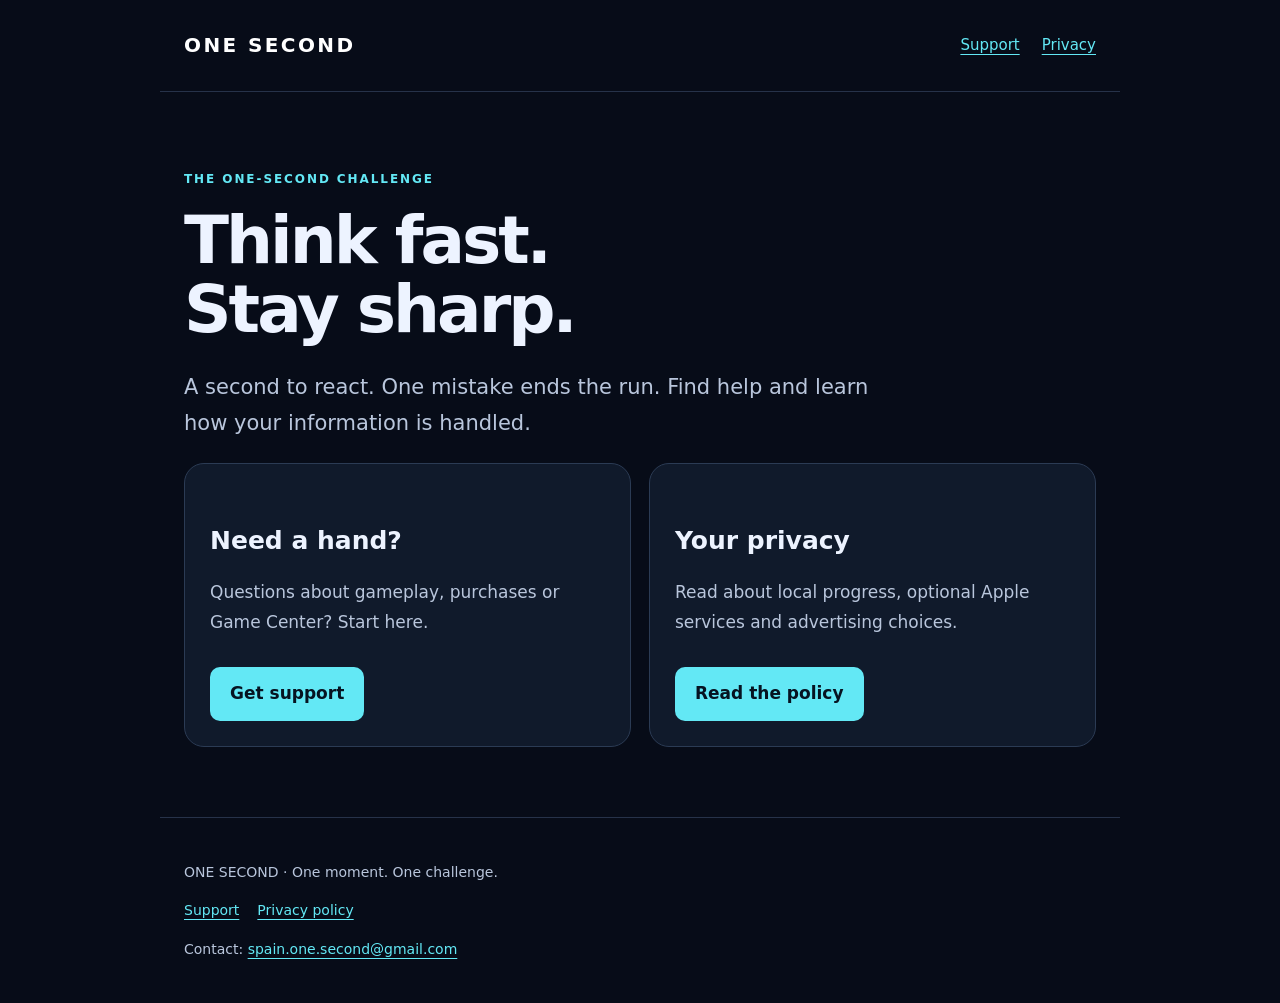
<file: index.html>
<!doctype html>
<html lang="en"><head><meta charset="utf-8"><meta name="viewport" content="width=device-width,initial-scale=1"><meta name="description" content="Official support & privacy for ONE SECOND, the quick reflex and mental challenge game for iPhone."><title>Official support & privacy · ONE SECOND</title><link rel="stylesheet" href="styles.css"></head><body><header><a class="brand" href="index.html">ONE SECOND</a><nav aria-label="Main navigation"><a href="support.html">Support</a><a href="privacy.html">Privacy</a></nav></header><main><p class="eyebrow">The one-second challenge</p><h1>Think fast.<br>Stay sharp.</h1><p class="lead">A second to react. One mistake ends the run. Find help and learn how your information is handled.</p><div class="cards"><section class="card"><h2>Need a hand?</h2><p>Questions about gameplay, purchases or Game Center? Start here.</p><a class="button" href="support.html">Get support</a></section><section class="card"><h2>Your privacy</h2><p>Read about local progress, optional Apple services and advertising choices.</p><a class="button" href="privacy.html">Read the policy</a></section></div></main><footer><p>ONE SECOND · One moment. One challenge.</p><a href="support.html">Support</a><a href="privacy.html">Privacy policy</a><p>Contact: <a href="mailto:spain.one.second@gmail.com">spain.one.second@gmail.com</a></p></footer></body></html>
</file>
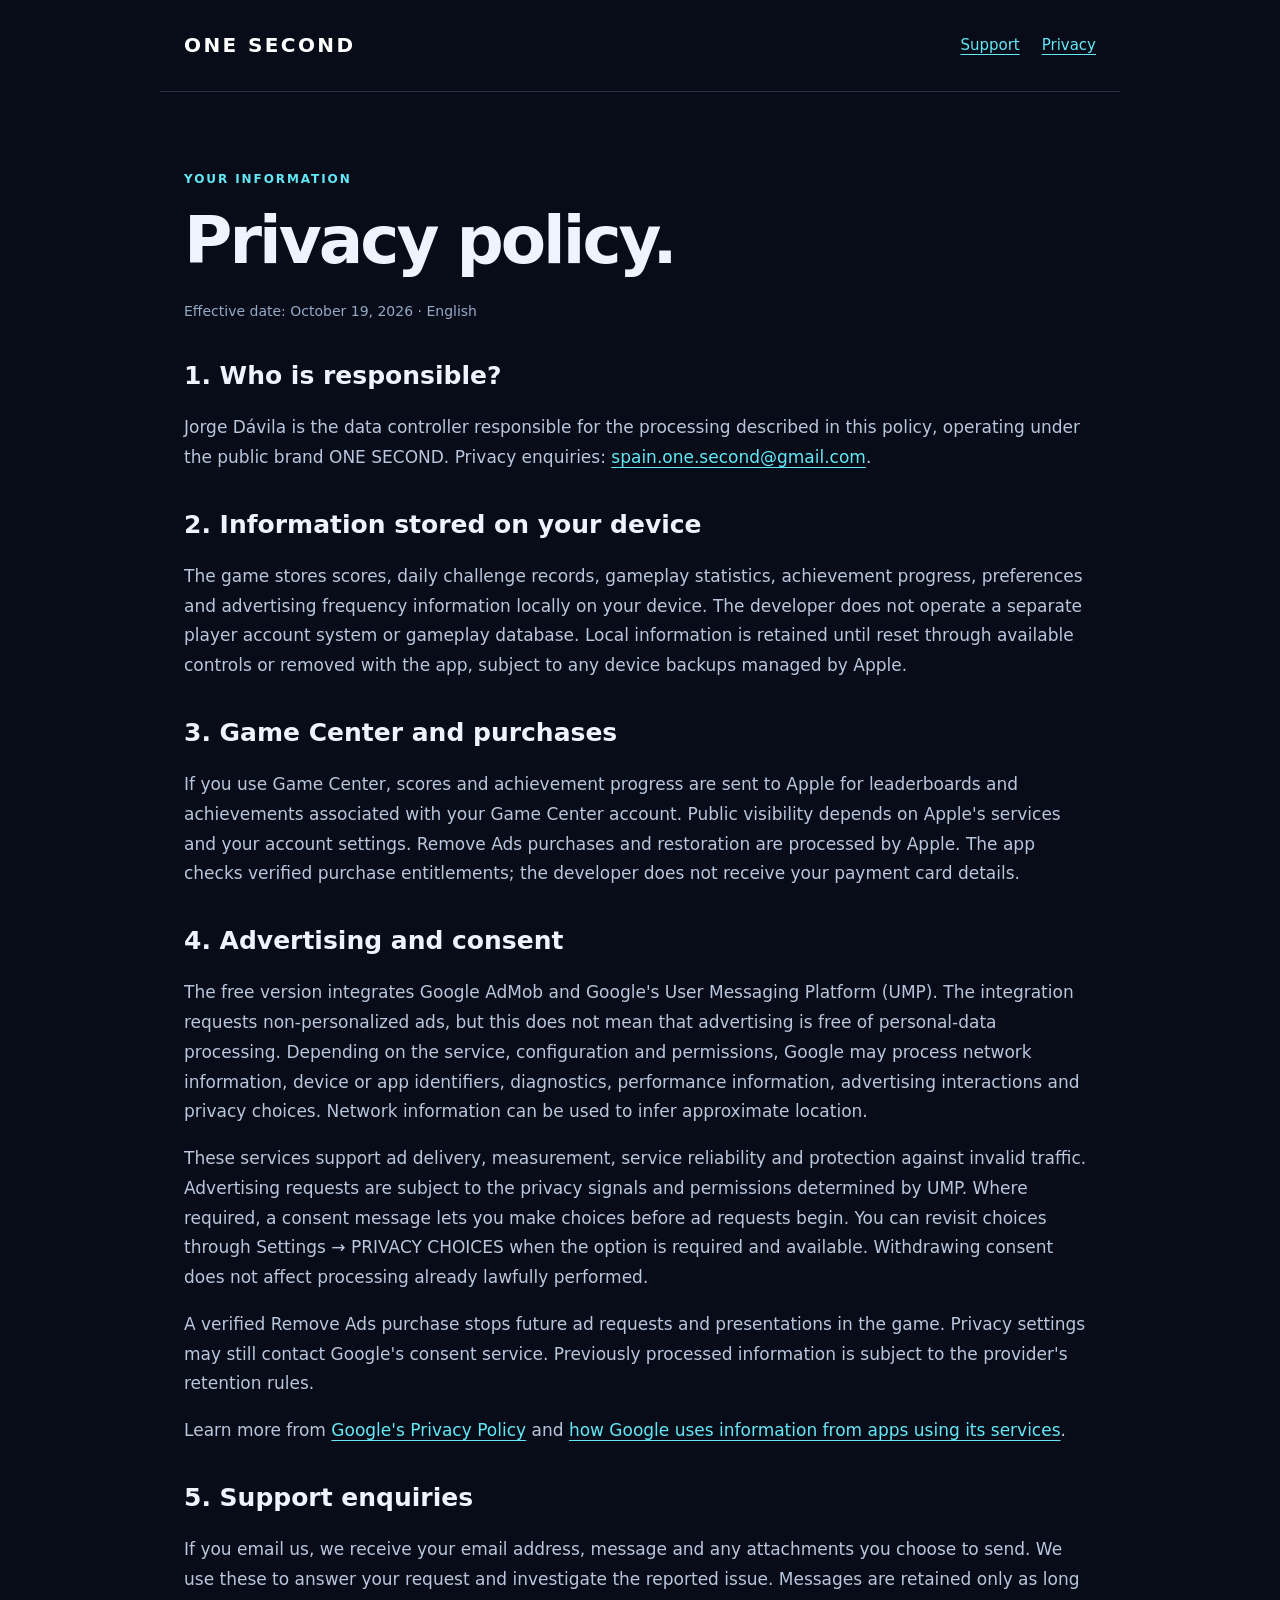
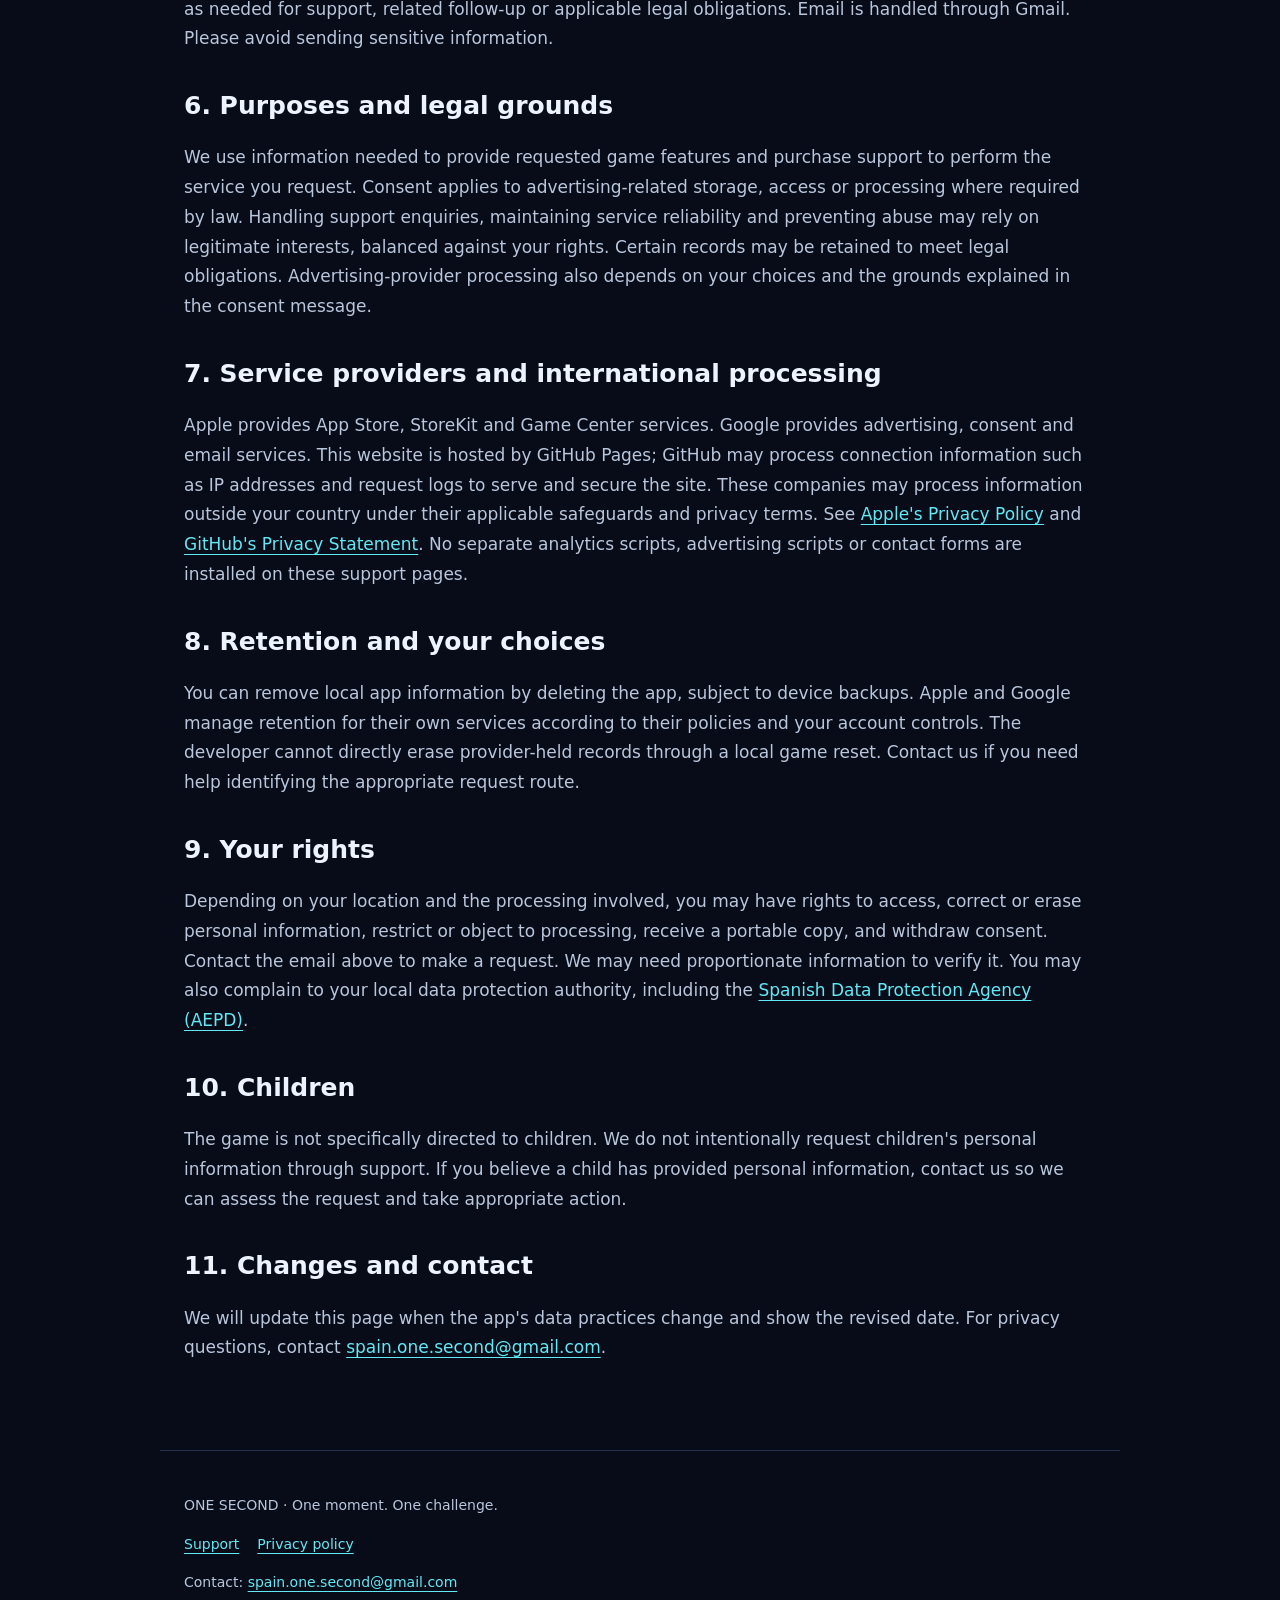
<file: privacy.html>
<!doctype html>
<html lang="en"><head><meta charset="utf-8"><meta name="viewport" content="width=device-width,initial-scale=1"><meta name="description" content="Privacy policy for ONE SECOND, the quick reflex and mental challenge game for iPhone."><title>Privacy policy · ONE SECOND</title><link rel="stylesheet" href="styles.css"></head><body><header><a class="brand" href="index.html">ONE SECOND</a><nav aria-label="Main navigation"><a href="support.html">Support</a><a href="privacy.html">Privacy</a></nav></header><main><p class="eyebrow">Your information</p><h1>Privacy policy.</h1><p class="meta">Effective date: October 19, 2026 · English</p><h2>1. Who is responsible?</h2><p>Jorge Dávila is the data controller responsible for the processing described in this policy, operating under the public brand ONE SECOND. Privacy enquiries: <a href="mailto:spain.one.second@gmail.com">spain.one.second@gmail.com</a>.</p><h2>2. Information stored on your device</h2><p>The game stores scores, daily challenge records, gameplay statistics, achievement progress, preferences and advertising frequency information locally on your device. The developer does not operate a separate player account system or gameplay database. Local information is retained until reset through available controls or removed with the app, subject to any device backups managed by Apple.</p><h2>3. Game Center and purchases</h2><p>If you use Game Center, scores and achievement progress are sent to Apple for leaderboards and achievements associated with your Game Center account. Public visibility depends on Apple's services and your account settings. Remove Ads purchases and restoration are processed by Apple. The app checks verified purchase entitlements; the developer does not receive your payment card details.</p><h2>4. Advertising and consent</h2><p>The free version integrates Google AdMob and Google's User Messaging Platform (UMP). The integration requests non-personalized ads, but this does not mean that advertising is free of personal-data processing. Depending on the service, configuration and permissions, Google may process network information, device or app identifiers, diagnostics, performance information, advertising interactions and privacy choices. Network information can be used to infer approximate location.</p><p>These services support ad delivery, measurement, service reliability and protection against invalid traffic. Advertising requests are subject to the privacy signals and permissions determined by UMP. Where required, a consent message lets you make choices before ad requests begin. You can revisit choices through Settings → PRIVACY CHOICES when the option is required and available. Withdrawing consent does not affect processing already lawfully performed.</p><p>A verified Remove Ads purchase stops future ad requests and presentations in the game. Privacy settings may still contact Google's consent service. Previously processed information is subject to the provider's retention rules.</p><p>Learn more from <a href="https://policies.google.com/privacy">Google's Privacy Policy</a> and <a href="https://policies.google.com/technologies/partner-sites">how Google uses information from apps using its services</a>.</p><h2>5. Support enquiries</h2><p>If you email us, we receive your email address, message and any attachments you choose to send. We use these to answer your request and investigate the reported issue. Messages are retained only as long as needed for support, related follow-up or applicable legal obligations. Email is handled through Gmail. Please avoid sending sensitive information.</p><h2>6. Purposes and legal grounds</h2><p>We use information needed to provide requested game features and purchase support to perform the service you request. Consent applies to advertising-related storage, access or processing where required by law. Handling support enquiries, maintaining service reliability and preventing abuse may rely on legitimate interests, balanced against your rights. Certain records may be retained to meet legal obligations. Advertising-provider processing also depends on your choices and the grounds explained in the consent message.</p><h2>7. Service providers and international processing</h2><p>Apple provides App Store, StoreKit and Game Center services. Google provides advertising, consent and email services. This website is hosted by GitHub Pages; GitHub may process connection information such as IP addresses and request logs to serve and secure the site. These companies may process information outside your country under their applicable safeguards and privacy terms. See <a href="https://www.apple.com/legal/privacy/">Apple's Privacy Policy</a> and <a href="https://docs.github.com/en/site-policy/privacy-policies/github-general-privacy-statement">GitHub's Privacy Statement</a>. No separate analytics scripts, advertising scripts or contact forms are installed on these support pages.</p><h2>8. Retention and your choices</h2><p>You can remove local app information by deleting the app, subject to device backups. Apple and Google manage retention for their own services according to their policies and your account controls. The developer cannot directly erase provider-held records through a local game reset. Contact us if you need help identifying the appropriate request route.</p><h2>9. Your rights</h2><p>Depending on your location and the processing involved, you may have rights to access, correct or erase personal information, restrict or object to processing, receive a portable copy, and withdraw consent. Contact the email above to make a request. We may need proportionate information to verify it. You may also complain to your local data protection authority, including the <a href="https://www.aepd.es/">Spanish Data Protection Agency (AEPD)</a>.</p><h2>10. Children</h2><p>The game is not specifically directed to children. We do not intentionally request children's personal information through support. If you believe a child has provided personal information, contact us so we can assess the request and take appropriate action.</p><h2>11. Changes and contact</h2><p>We will update this page when the app's data practices change and show the revised date. For privacy questions, contact <a href="mailto:spain.one.second@gmail.com">spain.one.second@gmail.com</a>.</p></main><footer><p>ONE SECOND · One moment. One challenge.</p><a href="support.html">Support</a><a href="privacy.html">Privacy policy</a><p>Contact: <a href="mailto:spain.one.second@gmail.com">spain.one.second@gmail.com</a></p></footer></body></html>
</file>
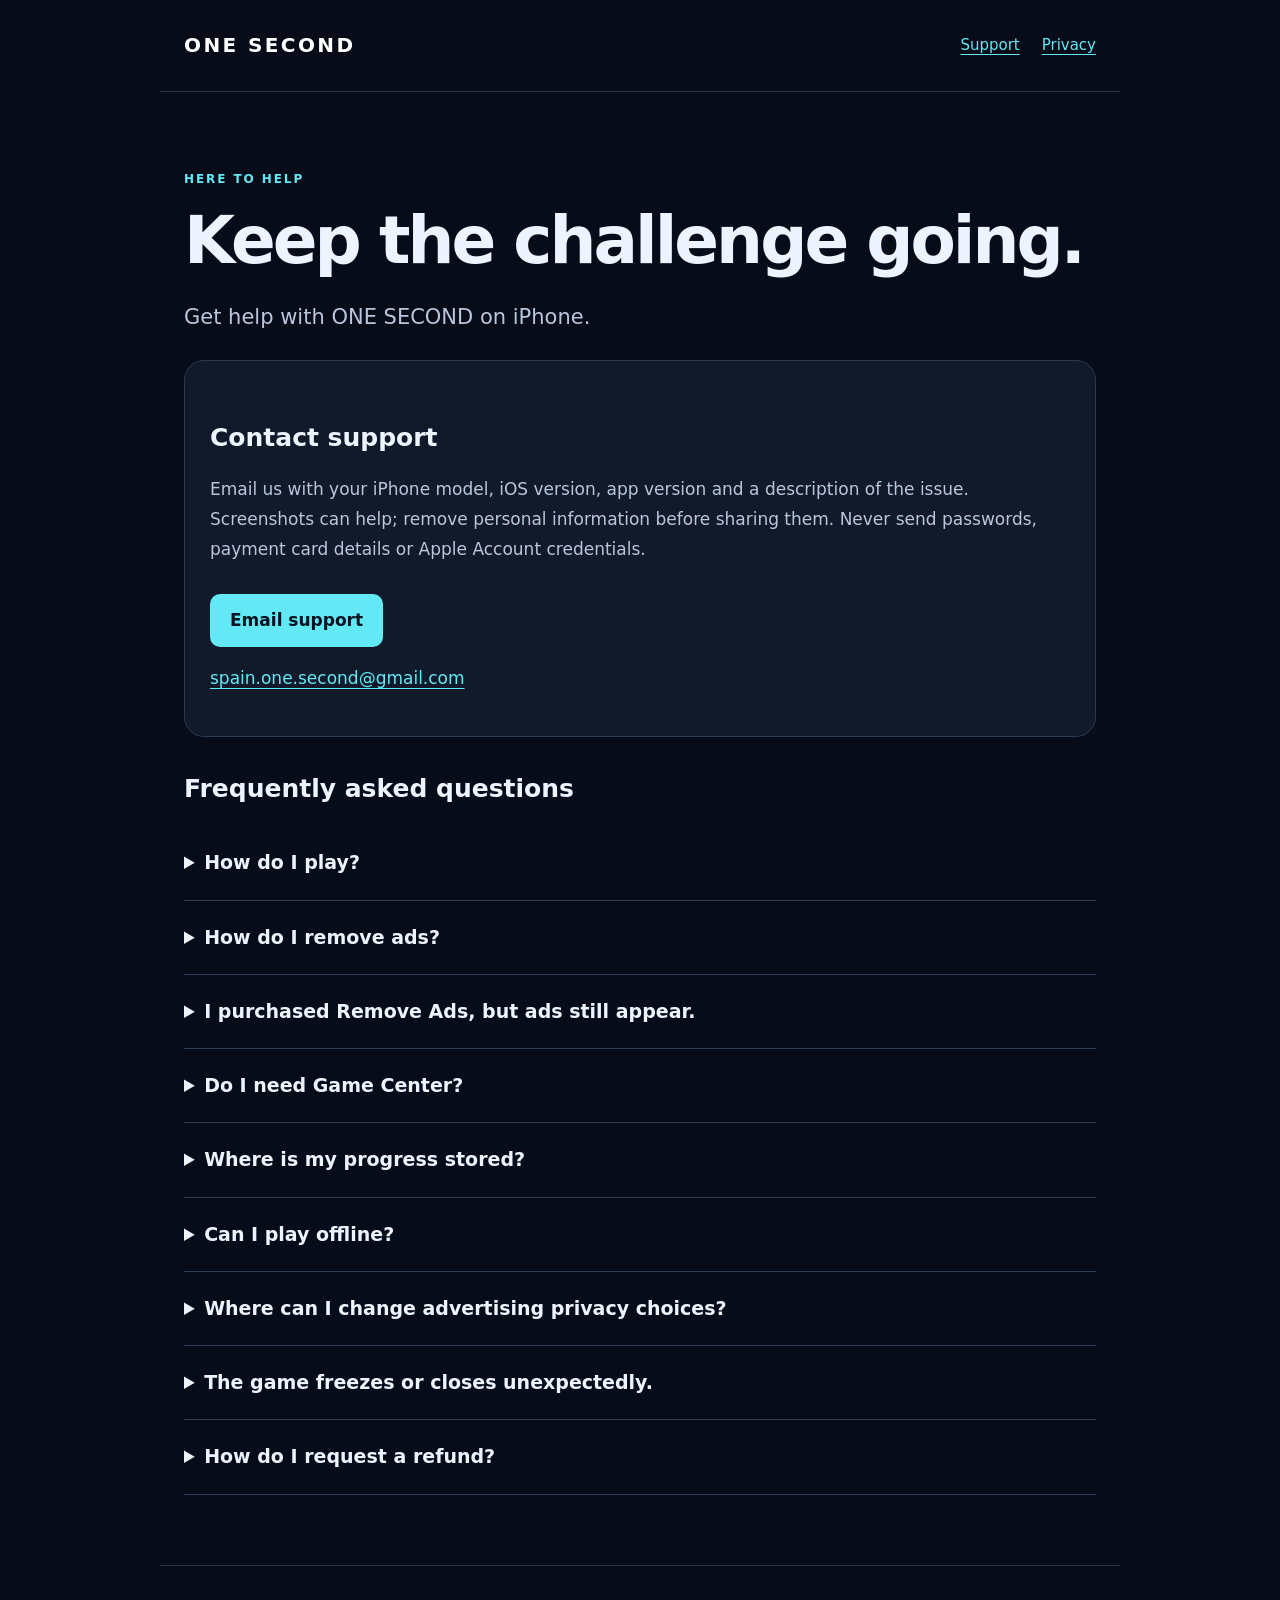
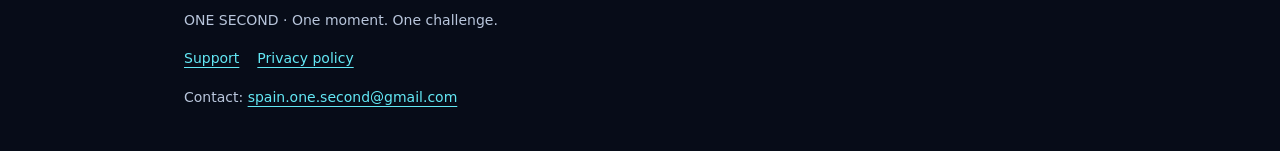
<file: support.html>
<!doctype html>
<html lang="en"><head><meta charset="utf-8"><meta name="viewport" content="width=device-width,initial-scale=1"><meta name="description" content="Support for ONE SECOND, the quick reflex and mental challenge game for iPhone."><title>Support · ONE SECOND</title><link rel="stylesheet" href="styles.css"></head><body><header><a class="brand" href="index.html">ONE SECOND</a><nav aria-label="Main navigation"><a href="support.html">Support</a><a href="privacy.html">Privacy</a></nav></header><main><p class="eyebrow">Here to help</p><h1>Keep the challenge going.</h1><p class="lead">Get help with ONE SECOND on iPhone.</p><section class="card"><h2>Contact support</h2><p>Email us with your iPhone model, iOS version, app version and a description of the issue. Screenshots can help; remove personal information before sharing them. Never send passwords, payment card details or Apple Account credentials.</p><a class="button" href="mailto:spain.one.second@gmail.com?subject=ONE%20SECOND%20Support">Email support</a><p><a href="mailto:spain.one.second@gmail.com">spain.one.second@gmail.com</a></p></section><h2>Frequently asked questions</h2><details><summary>How do I play?</summary><p>Follow the instruction shown for each challenge. You have up to one second to respond, and one mistake ends the run. Check the in-game guide for each challenge type.</p></details><details><summary>How do I remove ads?</summary><p>Open Settings using the sliders icon on Home, then select REMOVE ADS. This is an optional one-time purchase, not a subscription. The purchase screen shows the price before you confirm.</p></details><details><summary>I purchased Remove Ads, but ads still appear.</summary><p>Open Settings → REMOVE ADS → Restore Purchases. Use the Apple Account that originally made the purchase and check your connection. If the problem continues, contact support with the app version and the steps you tried.</p></details><details><summary>Do I need Game Center?</summary><p>No. You can play without signing in. Game Center enables Apple-hosted leaderboards and achievements when available. Manage your Game Center account in your iPhone Settings.</p></details><details><summary>Where is my progress stored?</summary><p>Local records, statistics and preferences are stored on your device. Uninstalling the app can remove this information. Game Center entries and Apple purchases are managed separately by Apple; do not assume local progress will transfer automatically to another device.</p></details><details><summary>Can I play offline?</summary><p>The core game works offline. Purchases, restoration, Game Center and advertising services require a connection.</p></details><details><summary>Where can I change advertising privacy choices?</summary><p>When available for your region, open Settings → PRIVACY CHOICES. Buying Remove Ads stops future in-app advertising, but does not erase information previously processed by advertising providers.</p></details><details><summary>The game freezes or closes unexpectedly.</summary><p>Close and reopen the app, restart your iPhone and check for app and iOS updates. If the issue persists, email support. Avoid deleting the app as a first step because local progress may be lost.</p></details><details><summary>How do I request a refund?</summary><p>Apple handles App Store payments and refund requests. Visit <a href="https://reportaproblem.apple.com/">reportaproblem.apple.com</a>. Support cannot issue an Apple refund directly.</p></details></main><footer><p>ONE SECOND · One moment. One challenge.</p><a href="support.html">Support</a><a href="privacy.html">Privacy policy</a><p>Contact: <a href="mailto:spain.one.second@gmail.com">spain.one.second@gmail.com</a></p></footer></body></html>
</file>
<file: styles.css>
*{box-sizing:border-box}html{color-scheme:dark}body{margin:0;background:#070c18;color:#edf3ff;font:17px/1.75 system-ui,-apple-system,BlinkMacSystemFont,"Segoe UI",sans-serif}a{color:#63e8f5;text-underline-offset:4px}a:focus-visible,summary:focus-visible{outline:3px solid #ff9456;outline-offset:5px}header,main,footer{max-width:960px;margin:auto;padding:28px 24px}header{display:flex;align-items:center;justify-content:space-between;gap:22px;flex-wrap:wrap;border-bottom:1px solid #263249}.brand{font-size:20px;font-weight:850;letter-spacing:.12em;color:#fff;text-decoration:none}nav{display:flex;gap:22px}nav a{font-size:15px}main{padding-top:65px;padding-bottom:70px}.eyebrow{color:#63e8f5;font-weight:750;letter-spacing:.16em;font-size:12px;text-transform:uppercase}h1{font-size:clamp(38px,7vw,66px);line-height:1.05;letter-spacing:-.045em;margin:16px 0 24px}h2{font-size:25px;line-height:1.3;margin-top:36px}p,li{color:#b9c6dc}.lead{font-size:21px;max-width:690px}.card{padding:25px;background:#101a2b;border:1px solid #2b3b54;border-radius:20px;margin:24px 0}.cards{display:grid;grid-template-columns:repeat(auto-fit,minmax(250px,1fr));gap:18px}.cards .card{margin:0}.button{display:inline-block;padding:12px 20px;background:#63e8f5;color:#061321;border-radius:10px;text-decoration:none;font-weight:750;margin-top:12px}.notice{border-left:4px solid #ff9456;padding:16px 20px;background:#291e1b;color:#ffe0cc;border-radius:8px}.meta{font-size:14px;color:#96a9c5}details{border-bottom:1px solid #2b3b54;padding:20px 0}summary{font-size:19px;font-weight:650;cursor:pointer}footer{border-top:1px solid #263249;font-size:14px;color:#96a9c5}footer a{margin-right:18px}ul{padding-left:24px}body{overflow-wrap:anywhere}@media(prefers-reduced-motion:no-preference){a{transition:color .15s}}
</file>
